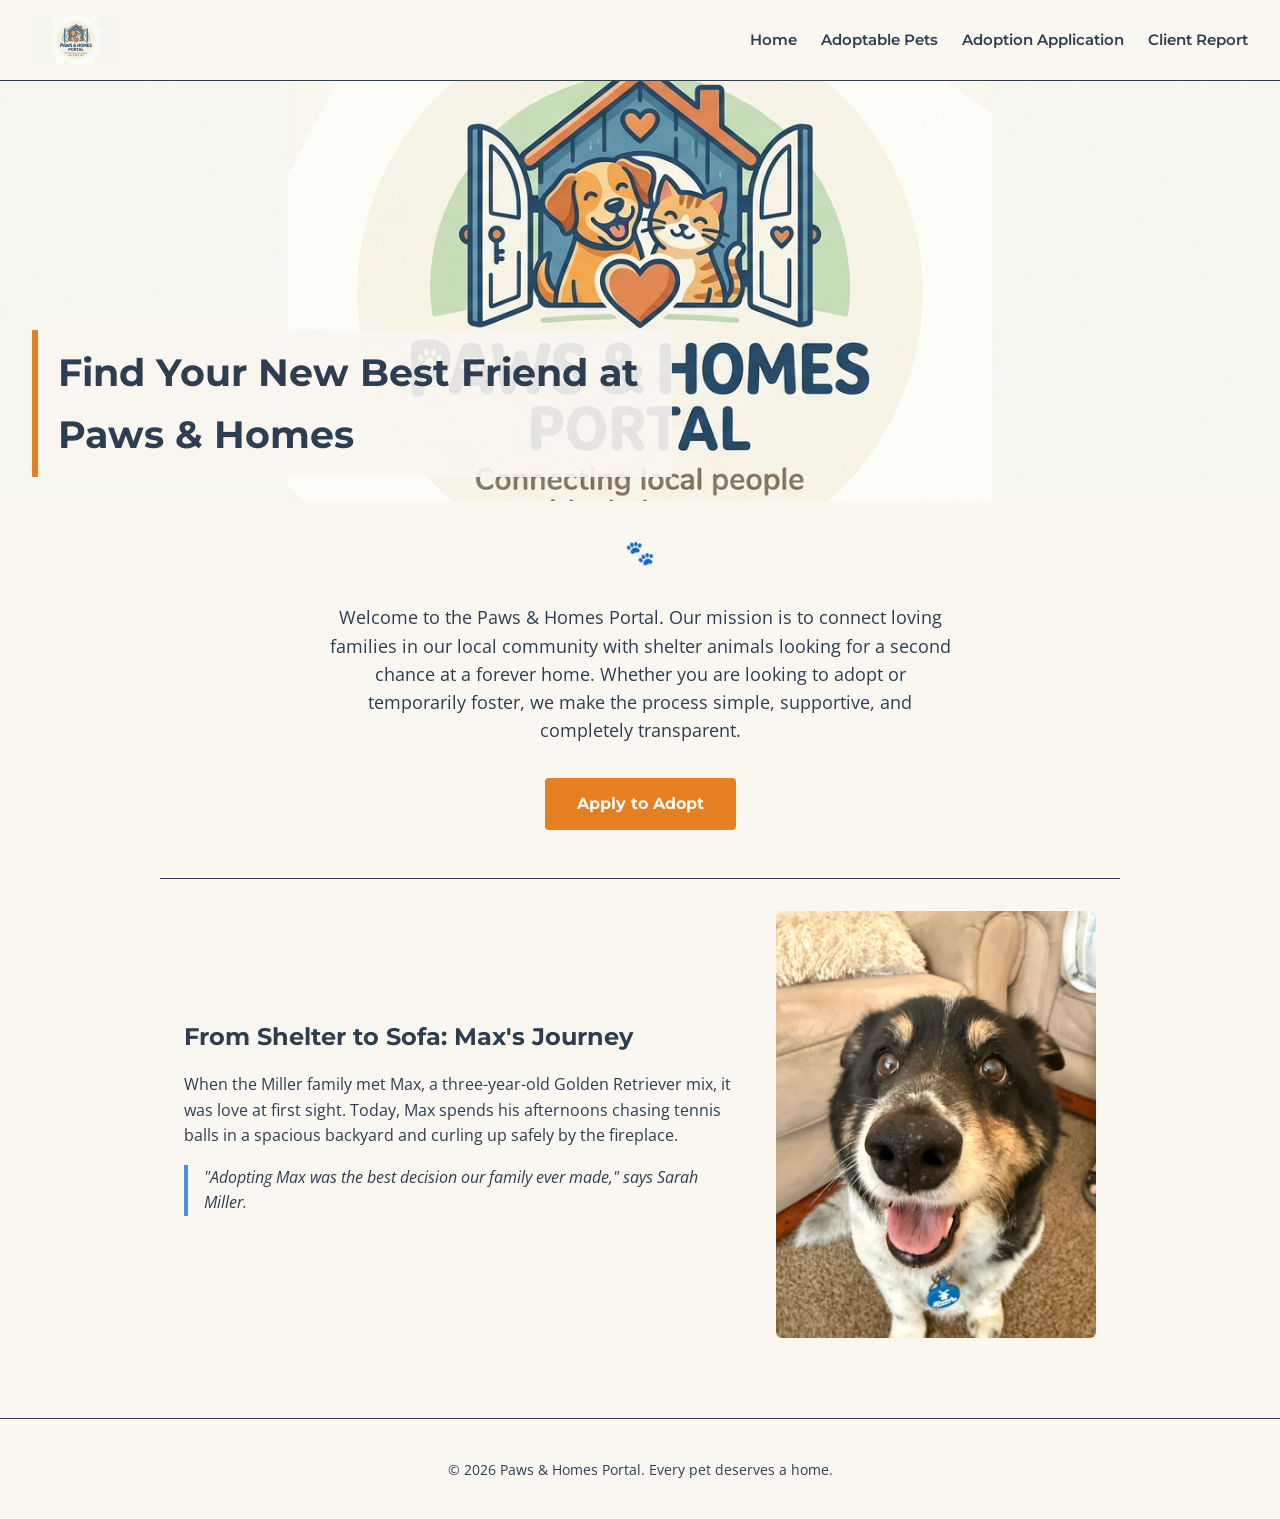
<file: index.html>
<!doctype html>
<html lang="en">
  <head>
    <meta charset="UTF-8" />
    <meta name="viewport" content="width=device-width, initial-scale=1.0" />
    <link rel="preconnect" href="https://fonts.googleapis.com" />
    <link rel="preconnect" href="https://fonts.gstatic.com" crossorigin />
    <link
      href="https://fonts.googleapis.com/css2?family=Montserrat:wght@600;700;800&family=Open+Sans:wght@400;600&display=swap"
      rel="stylesheet"
    />
    <link rel="stylesheet" href="style.css" />
    <title>Paws & Homes Portal — Find Your New Best Friend</title>
  </head>
  <body>
    <header class="site-header">
      <a href="index.html" class="brand">
        <img
          src="images/pawlogo.png"
          alt="Paws & Homes Portal logo"
          class="logo"
        />
      </a>
      <nav>
        <ul>
          <li><a href="index.html">Home</a></li>
          <li><a href="adoptable_pets.html">Adoptable Pets</a></li>
          <li><a href="adoption_aookication.html">Adoption Application</a></li>
          <li><a href="client_report.html">Client Report</a></li>
        </ul>
      </nav>
    </header>

    <main>
      <section class="hero">
        <img src="images/pawlogo.png" alt="happy-family" class="hero-image" />
        <h1>Find Your New Best Friend at Paws & Homes</h1>
      </section>

      <p class="paw-divider" aria-hidden="true">🐾</p>

      <section class="welcome">
        <p>
          Welcome to the Paws & Homes Portal. Our mission is to connect loving
          families in our local community with shelter animals looking for a
          second chance at a forever home. Whether you are looking to adopt or
          temporarily foster, we make the process simple, supportive, and
          completely transparent.
        </p>
        <a href="adoption_aookication.html" class="cta-button"
          >Apply to Adopt</a
        >
      </section>

      <section class="success-story">
        <div class="success-story__text">
          <h2>From Shelter to Sofa: Max's Journey</h2>
          <p>
            When the Miller family met Max, a three-year-old Golden Retriever
            mix, it was love at first sight. Today, Max spends his afternoons
            chasing tennis balls in a spacious backyard and curling up safely by
            the fireplace.
          </p>
          <p class="quote">
            "Adopting Max was the best decision our family ever made," says
            Sarah Miller.
          </p>
        </div>
        <img
          src="images/THE-fatass.jpeg"
          alt="diamon-smile"
          class="success-story__image"
        />
      </section>
    </main>

    <footer class="site-footer">
      <p>&copy; 2026 Paws & Homes Portal. Every pet deserves a home.</p>
    </footer>
  </body>
</html>
</file>
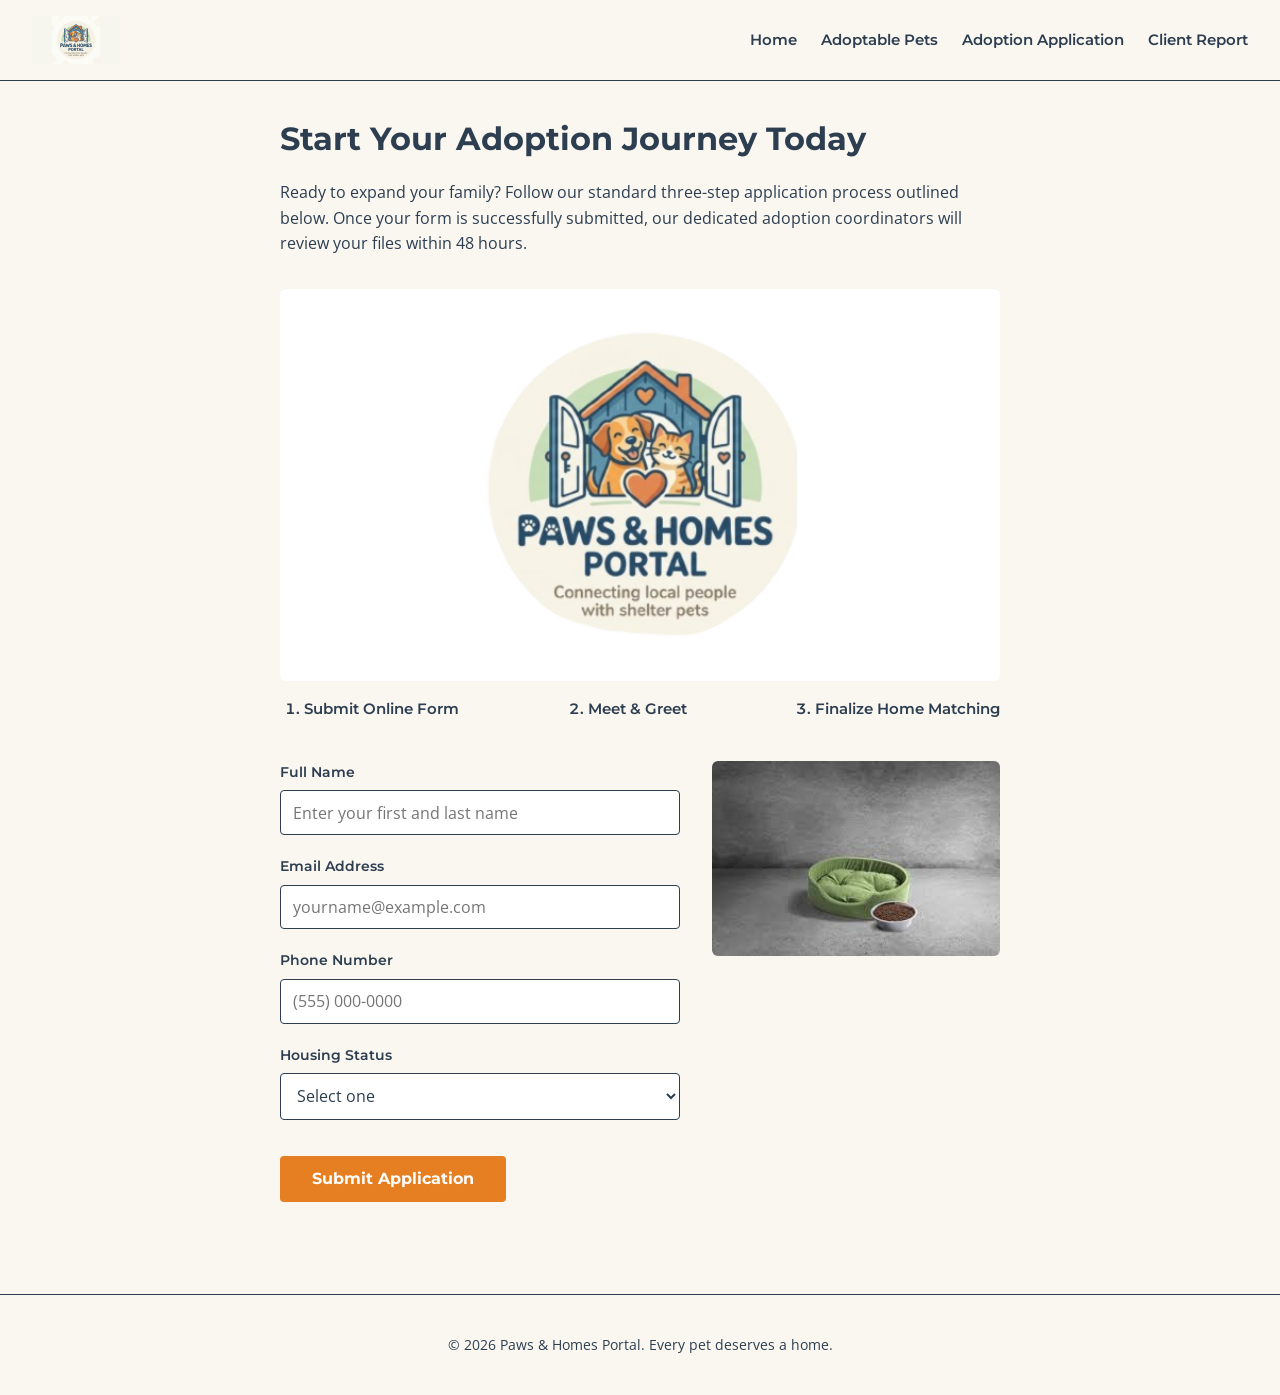
<file: adoption_aookication.html>
<!doctype html>
<html lang="en">
  <head>
    <meta charset="UTF-8" />
    <meta name="viewport" content="width=device-width, initial-scale=1.0" />
    <link rel="preconnect" href="https://fonts.googleapis.com" />
    <link rel="preconnect" href="https://fonts.gstatic.com" crossorigin />
    <link
      href="https://fonts.googleapis.com/css2?family=Montserrat:wght@600;700;800&family=Open+Sans:wght@400;600&display=swap"
      rel="stylesheet"
    />
    <link rel="stylesheet" href="style.css" />
    <title>Adoption Application — Paws & Homes Portal</title>
  </head>
  <body>
    <header class="site-header">
      <a href="index.html" class="brand">
        <img
          src="images/pawlogo.png"
          alt="Paws & Homes Portal logo"
          class="logo"
        />
      </a>
      <nav>
        <ul>
          <li><a href="index.html">Home</a></li>
          <li><a href="adoptable_pets.html">Adoptable Pets</a></li>
          <li><a href="adoption_aookication.html">Adoption Application</a></li>
          <li><a href="client_report.html">Client Report</a></li>
        </ul>
      </nav>
    </header>

    <main class="application-page">
      <h1>Start Your Adoption Journey Today</h1>
      <p class="application-instructions">
        Ready to expand your family? Follow our standard three-step application
        process outlined below. Once your form is successfully submitted, our
        dedicated adoption coordinators will review your files within 48 hours.
      </p>

      <section class="steps">
        <img
          src="images/nav-logo.png"
          alt="Three-step adoption process: submit online form, meet and greet, finalize home matching"
          class="steps-image"
        />
        <ol class="steps-fallback">
          <li>Submit Online Form</li>
          <li>Meet &amp; Greet</li>
          <li>Finalize Home Matching</li>
        </ol>
      </section>

      <div class="application-body">
        <form class="application-form" novalidate>
          <div class="form-field">
            <label for="fullName">Full Name</label>
            <input
              type="text"
              id="fullName"
              name="fullName"
              placeholder="Enter your first and last name"
              required
            />
          </div>

          <div class="form-field">
            <label for="email">Email Address</label>
            <input
              type="email"
              id="email"
              name="email"
              placeholder="yourname@example.com"
              required
            />
          </div>

          <div class="form-field">
            <label for="phone">Phone Number</label>
            <input
              type="tel"
              id="phone"
              name="phone"
              placeholder="(555) 000-0000"
              required
            />
          </div>

          <div class="form-field">
            <label for="housingStatus">Housing Status</label>
            <select id="housingStatus" name="housingStatus" required>
              <option value="" disabled selected>Select one</option>
              <option value="own">Own</option>
              <option value="rent">Rent (Why would you rent a pet?)</option>
              <option value="other">Other</option>
            </select>
          </div>

          <button type="submit" class="cta-button">Submit Application</button>
          <p class="form-status" role="status" aria-live="polite"></p>
        </form>

        <img
          src="images/dog bed.jpg"
          alt="empty ah bed"
          class="pet-bed-image"
        />
      </div>
    </main>

    <footer class="site-footer">
      <p>&copy; 2026 Paws & Homes Portal. Every pet deserves a home.</p>
    </footer>

    <script>
      const form = document.querySelector(".application-form");
      const status = document.querySelector(".form-status");

      form.addEventListener("submit", (event) => {
        event.preventDefault();
        status.textContent =
          "Thanks! Your application is in — our adoption coordinators will review it within 48 hours.";
        form.reset();
      });
    </script>
  </body>
</html>
</file>
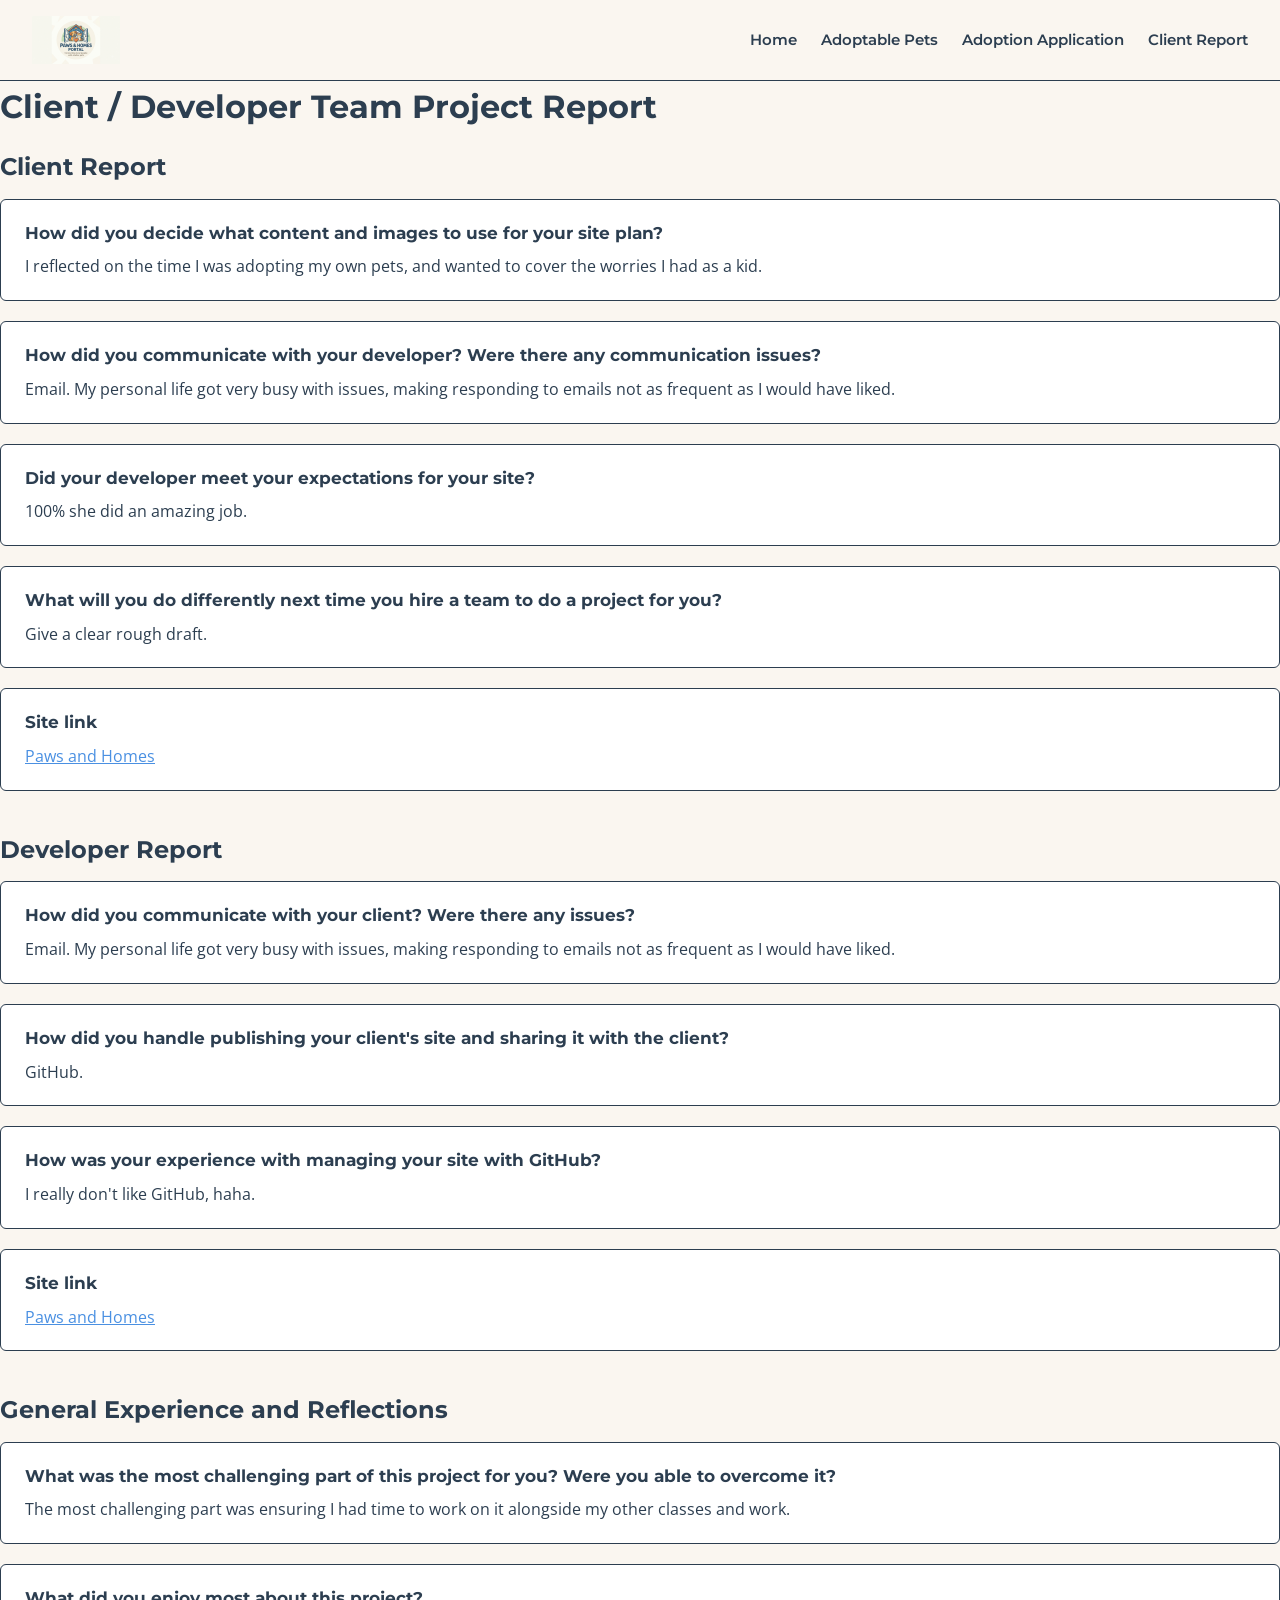
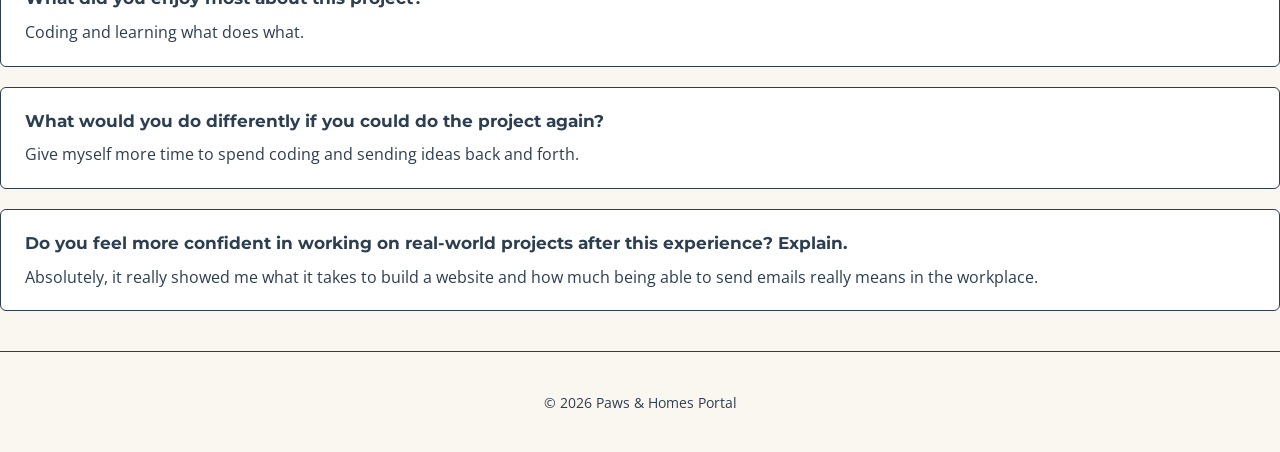
<file: client_report.html>
<!doctype html>
<html lang="en">
  <head>
    <meta charset="UTF-8" />
    <meta name="viewport" content="width=device-width, initial-scale=1.0" />
    <link rel="preconnect" href="https://fonts.googleapis.com" />
    <link rel="preconnect" href="https://fonts.gstatic.com" crossorigin />
    <link
      href="https://fonts.googleapis.com/css2?family=Montserrat:wght@600;700;800&family=Open+Sans:wght@400;600&display=swap"
      rel="stylesheet"
    />
    <link rel="stylesheet" href="style.css" />
    <title>Client Report — Paws & Homes Portal</title>
  </head>
  <body>
    <header class="site-header">
      <a href="index.html" class="brand">
        <img
          src="images/pawlogo.png"
          alt="Paws & Homes Portal logo"
          class="logo"
        />
      </a>
      <nav>
        <ul>
          <li><a href="index.html">Home</a></li>
          <li><a href="adoptable_pets.html">Adoptable Pets</a></li>
          <li><a href="adoption_aookication.html">Adoption Application</a></li>
          <li><a href="client_report.html">Client Report</a></li>
        </ul>
      </nav>
    </header>

    <main class="pets-page">
      <h1>Client / Developer Team Project Report</h1>

      <h2>Client Report</h2>
      <div class="report-cards">
        <div class="report-card">
          <h3>
            How did you decide what content and images to use for your site
            plan?
          </h3>
          <p>
            I reflected on the time I was adopting my own pets, and wanted to
            cover the worries I had as a kid.
          </p>
        </div>
        <div class="report-card">
          <h3>
            How did you communicate with your developer? Were there any
            communication issues?
          </h3>
          <p>
            Email. My personal life got very busy with issues, making responding
            to emails not as frequent as I would have liked.
          </p>
        </div>
        <div class="report-card">
          <h3>Did your developer meet your expectations for your site?</h3>
          <p>100% she did an amazing job.</p>
        </div>
        <div class="report-card">
          <h3>
            What will you do differently next time you hire a team to do a
            project for you?
          </h3>
          <p>Give a clear rough draft.</p>
        </div>
        <div class="report-card">
          <h3>Site link</h3>
          <p>
            <a href="https://yaboilevi.github.io/wdd130-herahysi/index.html"
              >Paws and Homes</a
            >
          </p>
        </div>
      </div>

      <h2>Developer Report</h2>
      <div class="report-cards">
        <div class="report-card">
          <h3>
            How did you communicate with your client? Were there any issues?
          </h3>
          <p>
            Email. My personal life got very busy with issues, making responding
            to emails not as frequent as I would have liked.
          </p>
        </div>
        <div class="report-card">
          <h3>
            How did you handle publishing your client's site and sharing it with
            the client?
          </h3>
          <p>GitHub.</p>
        </div>
        <div class="report-card">
          <h3>How was your experience with managing your site with GitHub?</h3>
          <p>I really don't like GitHub, haha.</p>
        </div>
        <div class="report-card">
          <h3>Site link</h3>
          <p>
            <a href="https://yaboilevi.github.io/wdd130-herahysi/index.html"
              >Paws and Homes</a
            >
          </p>
        </div>
      </div>

      <h2>General Experience and Reflections</h2>
      <div class="report-cards">
        <div class="report-card">
          <h3>
            What was the most challenging part of this project for you? Were you
            able to overcome it?
          </h3>
          <p>
            The most challenging part was ensuring I had time to work on it
            alongside my other classes and work.
          </p>
        </div>
        <div class="report-card">
          <h3>What did you enjoy most about this project?</h3>
          <p>Coding and learning what does what.</p>
        </div>
        <div class="report-card">
          <h3>
            What would you do differently if you could do the project again?
          </h3>
          <p>
            Give myself more time to spend coding and sending ideas back and
            forth.
          </p>
        </div>
        <div class="report-card">
          <h3>
            Do you feel more confident in working on real-world projects after
            this experience? Explain.
          </h3>
          <p>
            Absolutely, it really showed me what it takes to build a website and
            how much being able to send emails really means in the workplace.
          </p>
        </div>
      </div>
    </main>

    <footer class="site-footer">
      <p>&copy; 2026 Paws & Homes Portal</p>
    </footer>
  </body>
</html>
</file>
<file: style.css>
:root {
  --color-bg: #faf6f0;
  --color-text: #2c3e50;
  --color-link: #4a90e2;
  --color-cta: #e67e22;
  --color-cta-hover: #cf6f1c;
  --font-heading: "Montserrat", sans-serif;
  --font-body: "Open Sans", sans-serif;
}

* {
  box-sizing: border-box;
}

body {
  margin: 0;
  background-color: var(--color-bg);
  color: var(--color-text);
  font-family: var(--font-body);
  line-height: 1.6;
}

h1,
h2 {
  font-family: var(--font-heading);
  font-weight: 700;
  margin: 0 0 0.5em;
}

a {
  color: var(--color-link);
}

img {
  max-width: 100%;
  display: block;
}

.site-header {
  display: flex;
  align-items: center;
  justify-content: space-between;
  flex-wrap: wrap;
  gap: 1rem;
  padding: 1rem 2rem;
  background-color: var(--color-bg);
  border-bottom: 1px solid var(--color-text);
  position: sticky;
  top: 0;
  z-index: 10;
}

.brand {
  display: flex;
  align-items: center;
}

.logo {
  height: 48px;
  width: auto;
}

.site-header nav ul {
  display: flex;
  gap: 1.5rem;
  list-style: none;
  margin: 0;
  padding: 0;
}

.site-header nav a {
  color: var(--color-text);
  text-decoration: none;
  font-family: var(--font-heading);
  font-weight: 600;
  font-size: 0.95rem;
  padding: 0.5rem 0;
  border-bottom: 2px solid transparent;
  transition:
    color 0.15s ease,
    border-color 0.15s ease;
}

.site-header nav a:hover,
.site-header nav a:focus-visible {
  color: var(--color-link);
  border-bottom-color: var(--color-link);
}

/* ---------- Hero ---------- */

.hero {
  position: relative;
}

.hero-image {
  width: 100%;
  height: 420px;
  object-fit: cover;
}

.hero h1 {
  position: absolute;
  left: 2rem;
  bottom: 1.5rem;
  max-width: 40rem;
  margin: 0;
  padding: 0.75rem 1.25rem;
  background-color: rgba(250, 246, 240, 0.9);
  color: var(--color-text);
  font-size: clamp(1.5rem, 3vw, 2.5rem);
  border-left: 6px solid var(--color-cta);
}

.paw-divider {
  text-align: center;
  color: var(--color-link);
  font-size: 1.5rem;
  margin: 2rem 0;
}

/* ---------- Welcome ---------- */

.welcome {
  max-width: 42rem;
  margin: 0 auto 3rem;
  padding: 0 1.5rem;
  text-align: center;
}

.welcome p {
  font-size: 1.1rem;
}

.cta-button {
  display: inline-block;
  margin-top: 1rem;
  padding: 0.85rem 2rem;
  background-color: var(--color-cta);
  color: #fff;
  font-family: var(--font-heading);
  font-weight: 700;
  text-decoration: none;
  border-radius: 4px;
  transition: background-color 0.15s ease;
}

.cta-button:hover,
.cta-button:focus-visible {
  background-color: var(--color-cta-hover);
}

.success-story {
  display: flex;
  flex-wrap: wrap;
  align-items: center;
  gap: 2rem;
  max-width: 60rem;
  margin: 0 auto 3rem;
  padding: 2rem 1.5rem;
  border-top: 1px solid var(--color-text);
}

.success-story__text {
  flex: 1 1 20rem;
}

.success-story__text .quote {
  font-style: italic;
  border-left: 4px solid var(--color-link);
  padding-left: 1rem;
  color: var(--color-text);
}

.success-story__image {
  flex: 1 1 16rem;
  max-width: 20rem;
  border-radius: 6px;
}

.site-footer {
  text-align: center;
  padding: 1.5rem;
  font-size: 0.9rem;
  border-top: 1px solid var(--color-text);
}

ets-page {
  max-width: 72rem;
  margin: 0 auto;
  padding: 2rem 1.5rem 3rem;
}

.pets-instructions {
  max-width: 46rem;
  margin-bottom: 2rem;
}

.pets-layout {
  display: grid;
  grid-template-columns: 250px 1fr;
  gap: 2rem;
  align-items: start;
}

.pets-filters {
  border: 1px solid var(--color-text);
  border-radius: 6px;
  padding: 1rem 1.25rem;
}

.pets-filters fieldset {
  border: none;
  border-bottom: 1px solid rgba(44, 62, 80, 0.2);
  padding: 0 0 1rem;
  margin: 0 0 1rem;
}

.pets-filters fieldset:last-of-type {
  border-bottom: none;
  margin-bottom: 0;
}

.pets-filters legend {
  font-family: var(--font-heading);
  font-weight: 700;
  padding: 0 0 0.5rem;
}

.pets-filters label {
  display: block;
  margin-bottom: 0.5rem;
  cursor: pointer;
}

.filters-status {
  font-size: 0.85rem;
  color: var(--color-link);
  margin: 0.5rem 0 0;
}

.pets-grid {
  display: grid;
  grid-template-columns: repeat(auto-fill, minmax(15rem, 1fr));
  gap: 1.5rem;
}

.pet-card {
  border: 1px solid var(--color-text);
  border-radius: 6px;
  padding: 1rem;
  background-color: #fff;
}

.pet-card img {
  width: 100%;
  height: 12rem;
  object-fit: cover;
  border-radius: 4px;
  margin-bottom: 0.75rem;
}

.pet-card h2 {
  margin: 0 0 0.25rem;
  font-size: 1.25rem;
}

.pet-meta {
  font-weight: 600;
  color: var(--color-link);
  margin: 0 0 0.5rem;
}

.application-page {
  max-width: 48rem;
  margin: 0 auto;
  padding: 2rem 1.5rem 3rem;
}

.application-instructions {
  margin-bottom: 2rem;
}

.steps {
  margin-bottom: 2.5rem;
}

.steps-image {
  width: 100%;
  border-radius: 6px;
  margin-bottom: 0.75rem;
}

.steps-fallback {
  display: flex;
  justify-content: space-between;
  list-style: decimal;
  padding-left: 1.5rem;
  font-family: var(--font-heading);
  font-weight: 600;
  font-size: 0.95rem;
  color: var(--color-text);
  gap: 1rem;
}

.application-body {
  display: flex;
  flex-wrap: wrap-reverse;
  gap: 2rem;
  align-items: start;
}

.application-form {
  flex: 1 1 20rem;
  display: flex;
  flex-direction: column;
  gap: 1.25rem;
}

.form-field {
  display: flex;
  flex-direction: column;
  gap: 0.4rem;
}

.form-field label {
  font-family: var(--font-heading);
  font-weight: 600;
  font-size: 0.9rem;
}

.form-field input,
.form-field select {
  font-family: var(--font-body);
  font-size: 1rem;
  padding: 0.65rem 0.75rem;
  border: 1px solid var(--color-text);
  border-radius: 4px;
  background-color: #fff;
  color: var(--color-text);
}

.form-field input:focus-visible,
.form-field select:focus-visible {
  outline: 2px solid var(--color-link);
  outline-offset: 1px;
}

.application-form .cta-button {
  border: none;
  cursor: pointer;
  font-size: 1rem;
  align-self: flex-start;
}

.form-status {
  min-height: 1.5rem;
  font-weight: 600;
  color: var(--color-link);
  margin: 0;
}

.pet-bed-image {
  flex: 1 1 14rem;
  max-width: 18rem;
  border-radius: 6px;
}
.report-cards {
  display: grid;
  gap: 1.25rem;
  margin-bottom: 2.5rem;
}

.report-card {
  border: 1px solid var(--color-text);
  border-radius: 6px;
  padding: 1.25rem 1.5rem;
  background-color: #fff;
}

.report-card h3 {
  font-family: var(--font-heading);
  font-weight: 700;
  font-size: 1.05rem;
  margin: 0 0 0.5rem;
  color: var(--color-text);
}

.report-card p {
  margin: 0;
}

@media (max-width: 640px) {
  .steps-fallback {
    flex-direction: column;
    gap: 0.35rem;
  }
}

@media (max-width: 640px) {
  .success-story {
    flex-direction: column;
  }

  .hero h1 {
    position: static;
    background: none;
    padding: 1rem 1.5rem 0;
    border-left: none;
  }

  .hero-image {
    height: 260px;
  }
}
</file>
